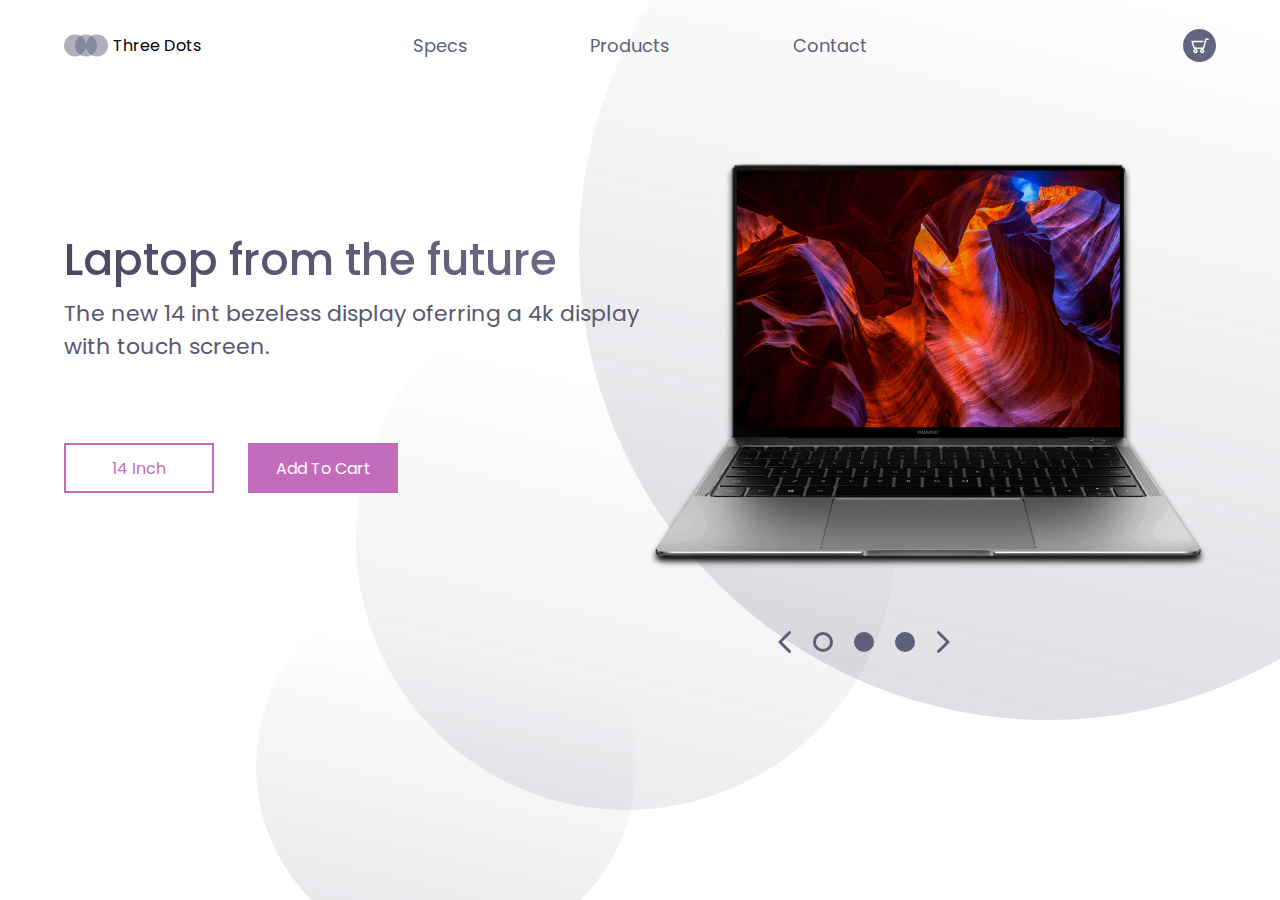
<file: index.html>
<!DOCTYPE html>
<html lang="en">
	<head>
	<meta charset="UTF-8">
	<meta name="viewport" content="width=, initial-scale=1.0">
		<link rel="preconnect" href="https://fonts.gstatic.com">
		<link href="https://fonts.googleapis.com/css2?family=Poppins:wght@400;500&display=swap" rel="stylesheet">	
		<link rel="stylesheet" href="./style.css">
		<title>Three Dot Laptop</title>
	</head>
		<body>
			<header>
					<div class="logo-container">
						<img src="./img/logo.svg" alt="logo ">
						<h4 class="logo">Three Dots</h4>
					</div>
					<nav>
						<ul class="nav-links">
							<li	><a class="nav-link" href="#">Specs</a></li>
							<li ><a class="nav-link" href="./products.html">Products</a></li>
							<li ><a class="nav-link" href="#">Contact</a></li>
						</ul>
					</nav>
					<div class="cart">
						<img src="./img/cart.svg" alt="cart">
					</div>
			</header>
			<main>
				<section class="presentation">
					<div class="introduction">
						<div class="intro-text">
							<h1>Laptop from the future</h1>
							<p>
								The new 14 int bezeless display oferring a 4k
								display with touch screen.
							</p>
						</div>
						<div class="cta">
							<button class="cta-select">14 Inch</button>
							<button class="cta-add">Add To Cart</button>
						</div>
					</div>
					<div class="cover">
						<img src="./img/matebook.png" alt="matebook">
					</div>
				</section>
				<div class="laptop-select">
					<img src="./img/arrow-left.svg" alt="">
					<img src="./img/dot.svg" alt="">
					<img src="./img/dot-full.svg" alt="">
					<img src="./img/dot-full.svg" alt="">
					<img src="./img/arrow-right.svg" alt="">
				</div>
				<img class="big-circle" src="./img/big-eclipse.svg" alt="">
				<img class="mid-circle" src="./img/mid-eclipse.svg" alt="">
				<img class="small-circle" src="./img/small-eclipse.svg" alt="">
			</main>
		</body>
</html>
</file>
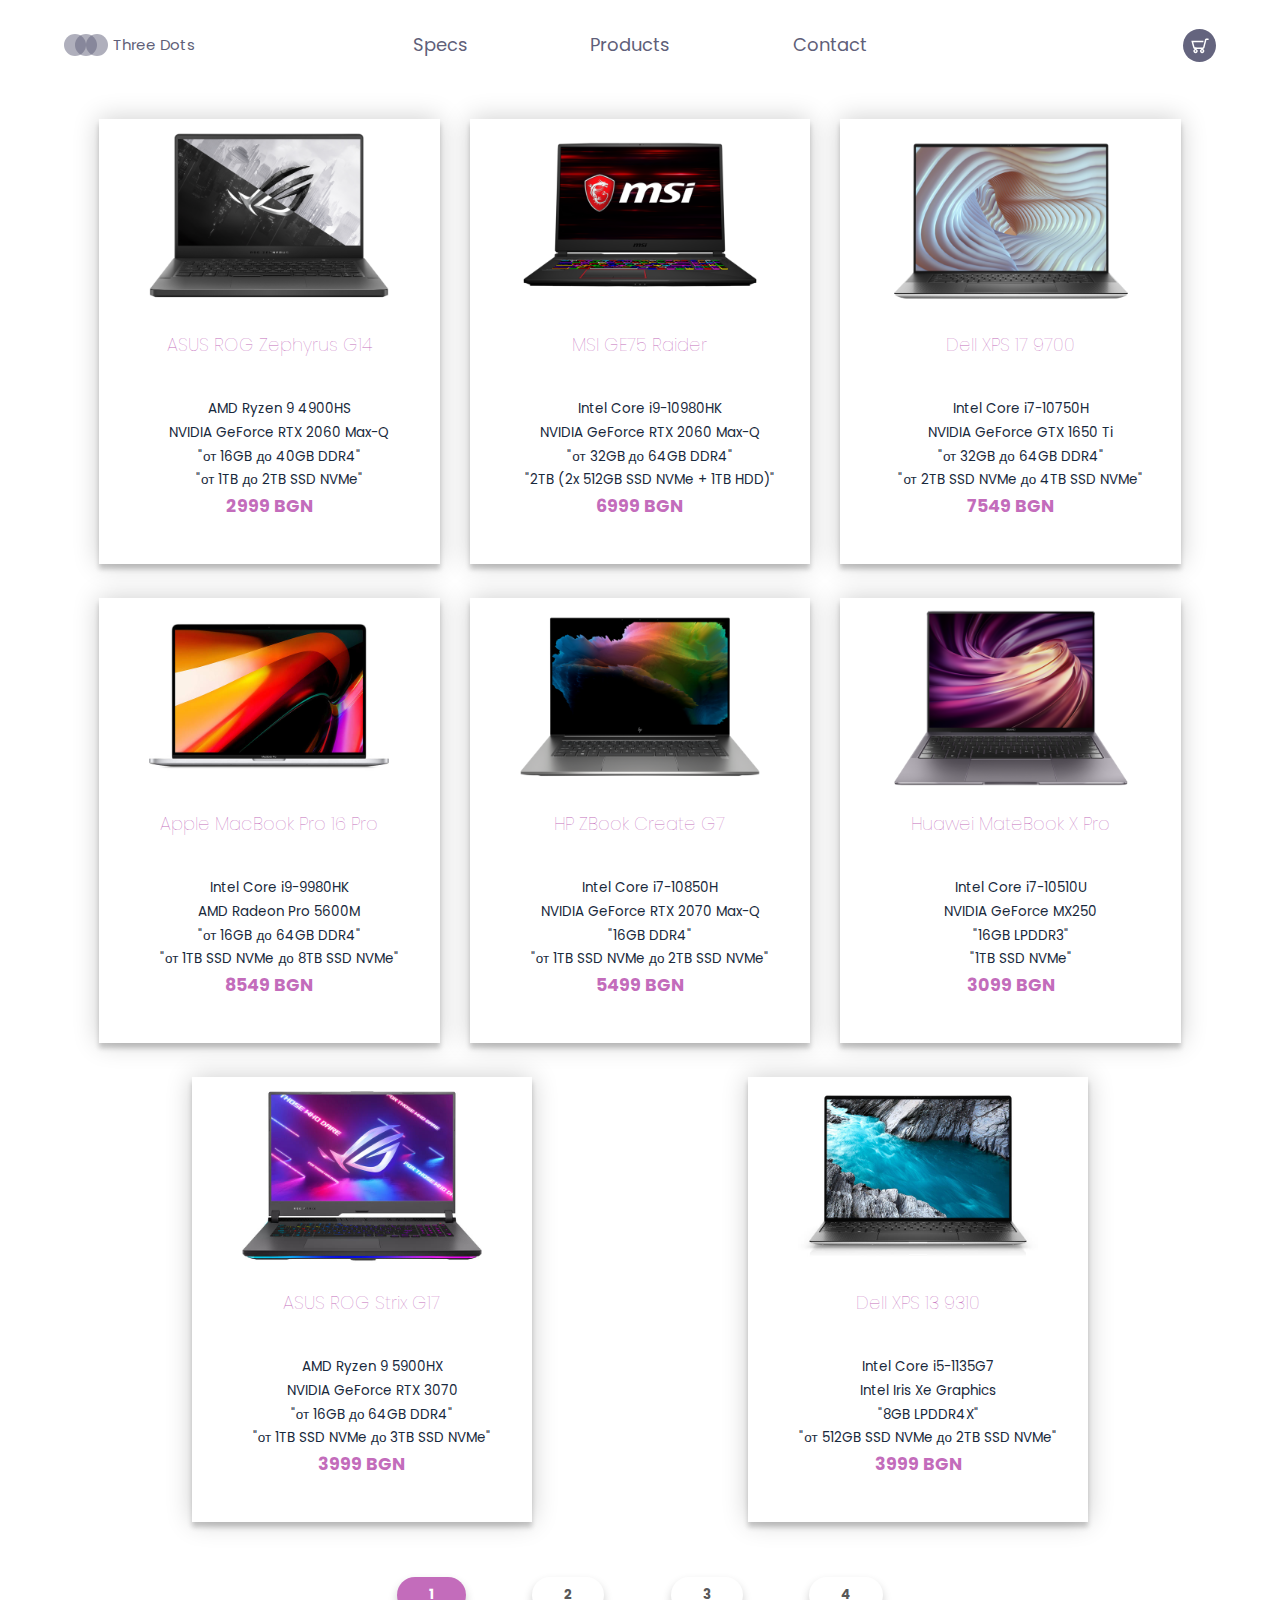
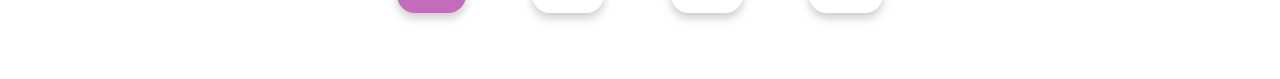
<file: products.html>
<!DOCTYPE html>
<html lang="en">
<head>
    <meta charset="UTF-8">
    <meta name="viewport" content="width=device-width, initial-scale=1.0">
        <link rel="preconnect" href="https://fonts.gstatic.com">
	    <link href="https://fonts.googleapis.com/css2?family=Poppins:wght@400;500&display=swap" rel="stylesheet">	
	    <link rel="stylesheet" href="./productsStyle.css">
	    <title>Three Dot Laptop</title>
</head>
<body>
    <header>
        <div class="logo-container">
            <img src="./img/logo.svg" alt="logo ">
            <a href="./index.html" class="logo">Three Dots</a>
        </div>
        <nav>
            <ul class="nav-links">
                <li	><a class="nav-link" href="#">Specs</a></li>
                <li ><a class="nav-link" href="./products.html">Products</a></li>
                <li ><a class="nav-link" href="#">Contact</a></li>
            </ul>
        </nav>
        <div class="cart">
            <img src="./img/cart.svg" alt="cart">
        </div>
    </header>
    <main>
        <div class="presentation">
            <ul class="item-list">
                <li class id="prod_1">
                    <article>
                        <a href="#" title="ASUS ROG Zephyrus G14">
                            <img src="./imgLaptops/ASUS ROG Zephyrus G14.png" alt="">
                            <h2>ASUS ROG Zephyrus G14</h2>
                            <ul>
                                <li>
                                    AMD Ryzen 9 4900HS
                                </li>
                                <li>
                                    NVIDIA GeForce RTX 2060 Max-Q
                                </li>
                                <li>
                                    "от 16GB до 40GB DDR4"
                                </li>
                                <li>
                                    "от 1TB до 2TB SSD NVMe"
                                </li>
                            </ul>
                            <h3 class="price">2999 BGN</h3>
                        </a>
                    </article>
                </li>
                <li class id="prod_2">
                    <article>
                        <a href="#" title="MSI GE75 Raider">
                            <img src="./imgLaptops/MSI GE75 Raider.png" alt="">
                            <h2>MSI GE75 Raider</h2>
                            <ul>
                                <li>
                                    Intel Core i9-10980HK
                                </li>
                                <li>
                                    NVIDIA GeForce RTX 2060 Max-Q
                                </li>
                                <li>
                                    "от 32GB до 64GB DDR4"
                                </li>
                                <li>
                                    "2TB (2x 512GB SSD NVMe + 1TB HDD)"
                                </li>
                            </ul>
                            <h3 class="price">6999 BGN</h3>
                        </a>
                    </article>
                </li>
                <li class id="prod_3">
                    <article>
                        <a href="#" title="Dell XPS 17 9700">
                            <img src="./imgLaptops/Dell XPS 17 9700.png" alt="">
                            <h2>Dell XPS 17 9700</h2>
                            <ul>
                                <li>
                                    Intel Core i7-10750H
                                </li>
                                <li>
                                    NVIDIA GeForce GTX 1650 Ti
                                </li>
                                <li>
                                    "от 32GB до 64GB DDR4"
                                </li>
                                <li>
                                    "от 2TB SSD NVMe до 4TB SSD NVMe"
                                </li>
                            </ul>
                            <h3 class="price">7549 BGN</h3>
                        </a>
                    </article>
                </li>
                <li class id="prod_4">
                    <article>
                        <a href="#" title="Apple MacBook Pro 16 Touch Bar Silver">
                            <img src="./imgLaptops/Apple MacBook Pro 16 Touch Bar Silver.jpg" alt="">
                            <h2>Apple MacBook Pro 16 Pro</h2>
                            <ul>
                                <li>
                                    Intel Core i9-9980HK
                                </li>
                                <li>
                                    AMD Radeon Pro 5600M
                                </li>
                                <li>
                                    "от 16GB до 64GB DDR4"
                                </li>
                                <li>
                                    "от 1TB SSD NVMe до 8TB SSD NVMe"
                                </li>
                            </ul>
                            <h3 class="price">8549 BGN</h3>
                        </a>
                    </article>
                </li>
                <li class id="prod_5">
                    <article>
                        <a href="#" title="HP ZBook Create G7.png">
                            <img src="./imgLaptops/HP ZBook Create G7.png" alt="">
                            <h2>HP ZBook Create G7</h2>
                            <ul>
                                <li>
                                    Intel Core i7-10850H
                                </li>
                                <li>
                                    NVIDIA GeForce RTX 2070 Max-Q
                                </li>
                                <li>
                                    "16GB DDR4"
                                </li>
                                <li>
                                    "от 1TB SSD NVMe до 2TB SSD NVMe"
                                </li>
                            </ul>
                            <h3 class="price">5499 BGN</h3>
                        </a>
                    </article>
                </li>
                <li class id="prod_6">
                    <article>
                        <a href="#" title="Huawei MateBook X Pro">
                            <img src="./imgLaptops/Huawei MateBook X Pro.png" alt="">
                            <h2>Huawei MateBook X Pro</h2>
                            <ul>
                                <li>
                                    Intel Core i7-10510U
                                </li>
                                <li>
                                    NVIDIA GeForce MX250
                                </li>
                                <li>
                                    "16GB LPDDR3"
                                </li>
                                <li>
                                    "1TB SSD NVMe"
                                </li>
                            </ul>
                            <h3 class="price">3099 BGN</h3>
                        </a>
                    </article>
                </li>
                <li class id="prod_7">
                    <article>
                        <a href="#" title="ASUS ROG Strix G17">
                            <img src="./imgLaptops/ASUS ROG Strix G17 G713QR-HG022.jpg" alt="">
                            <h2>ASUS ROG Strix G17</h2>
                            <ul>
                                <li>
                                    AMD Ryzen 9 5900HX
                                </li>
                                <li>
                                    NVIDIA GeForce RTX 3070
                                </li>
                                <li>
                                    "от 16GB до 64GB DDR4"
                                </li>
                                <li>
                                    "от 1TB SSD NVMe до 3TB SSD NVMe"
                                </li>
                            </ul>
                            <h3 class="price">3999 BGN</h3>
                        </a>
                    </article>
                </li>
                <li class id="prod_8">
                    <article>
                        <a href="#" title="Dell XPS 13 9310">
                            <img src="./imgLaptops/Dell XPS 13 9310.jpg" alt="">
                            <h2>Dell XPS 13 9310</h2>
                            <ul>
                                <li>
                                    Intel Core i5-1135G7
                                </li>
                                <li>
                                    Intel Iris Xe Graphics
                                </li>
                                <li>
                                    "8GB LPDDR4X"
                                </li>
                                <li>
                                    "от 512GB SSD NVMe до 2TB SSD NVMe"
                                </li>
                            </ul>
                            <h3 class="price">3999 BGN</h3>
                        </a>
                    </article>
                </li>
            </ul>
        </div>
        <div class="sizes">
            <button class="active">1</button>
            <button>2</button>
            <button>3</button>
            <button>4</button>
        </div>
    </main>
</body>
</html>
</file>
<file: style.css>
* {
	margin: 0px;
	padding: 0px;
	box-sizing: border-box;
}
body{
	font-family: 'Poppins', sans-serif;
}
button{
	font-family: 'Poppins', sans-serif;
}
header{
	display: flex;
	width: 90%;
	margin: auto;
	height: 10vh;
	align-items: center;
}
.logo-container,
.nav-links,
.cart{
display: flex;
}

.logo-container{
	flex: 1;
}
.logo{
	font-weight: 400;
	margin: 5px;
}

nav{
	flex: 2;
}
.nav-links{
	justify-content: space-around;
	list-style: none;
}
.nav-link{
	color: #5f5f79;
	font-size: 18px;
	text-decoration: none;
}

.cart {
	flex: 1;
	justify-content: flex-end;
}
.presentation{
	display: flex;
	width: 90%;
	margin: auto;
	height: 60vh;
	align-items: center;
}
.introduction{
	flex:1;
}
.intro-text h1{
	font-size: 44px;
	font-weight: 500;
	background: linear-gradient(to right, #494964, #6f6f89);
	-webkit-background-clip: text;
	-webkit-text-fill-color: transparent;
}
.intro-text p{
	margin-top: 5px;
	font-size: 22px;
	color: #585772;

}
.cta{
	padding: 50px 0px 0px 0px;
}
.cta-select{
	border: 2px solid #c36cbb;
	background: transparent;
	color: #c36cbb;
	width: 150px;
	height: 50px;
	cursor: pointer;
	font-size: 16px;
}
.cta-add{
	background: #c36cbb;
	width: 150px;
	height: 50px;
	cursor: pointer;
	font-size: 16px;
	border: none;
	color:white;
	margin: 30px 0px 0px 30px;
}

.cover{
	flex: 1;
	display: flex;
	justify-content: center;
	height: 60vh;
}
.cover img{
	height: 100%;
	filter: drop-shadow(0px 5px 3px black);
	animation: drop 1.5s ease;
}
.big-circle {
	position: absolute;
	top: 0px;
	right: 0px;
	z-index: -1;
	opacity: 0.4;
	height: 80%;
}
.mid-circle{
	position: absolute;
	top: 30%;
	right: 30%;
	z-index: -1;
	height: 60%;
	opacity: 0.4;
}
.small-circle{
	position: absolute;
	bottom: 0%;
	left: 20%;
	z-index: -1;
}
.laptop-select{
	width: 15%;
	display: flex;
	justify-content: space-around;
	position: absolute;
	right: 25%;
}
@keyframes drop{
	0%{
		opacity: 0;
		transform: translateY(-80px);
	}
	100%{
		opacity: 1;
		transform: translateY(0px);
	}
}
@media screen and (max-width: 1024px){
	.presentation{
		flex-direction: column;
	}
	.introduction{
		margin: 5vh;
		text-align: center;
	}
	.intro-text h1{
		font-size: 30px;
	}
	.intro-text p{
		font-size: 18px;
	}
	.cta{
		padding: 10px 0px 0px 0px;
	}
	.laptop-select{
		bottom: 5%;
		right: 50%;
		width: 50%;
		transform: translate(50%, 5%);
	}
	.cover img{
		height: 80%;
	}
	.small-circle, .mid-circle, .big-circle{
		opacity: 0.3;
	}
	

}
</file>
<file: productsStyle.css>
* {
	margin: 0px;
	padding: 0px;
	box-sizing: border-box;
}
h2, ul{
    font-family: 'Poppins', sans-serif;
}
body{
    font-family: 'Poppins', sans-serif;
    font-size: 0.9375em;
    line-height: 1.3333;
    min-width: 30em;
}
button{
	font-family: 'Poppins', sans-serif;
}
header{
	display: flex;
	width: 90%;
	margin: auto;
	height: 10vh;
    align-items: center;

}
.logo-container,
.nav-links,
.cart{
display: flex;
}

.logo-container{
	flex: 1;
}
.logo{
	font-weight: 400;
    margin: 5px;
    text-decoration: none;
    color: #5f5f79;
}

nav{
    flex: 2;
}
.nav-links{
	justify-content: space-around;
    list-style: none;
    
}
.nav-link{
	color: #5f5f79;
	font-size: 18px;
	text-decoration: none;
}

.cart {
	flex: 1;
	justify-content: flex-end;
}
main{
    margin: auto;
}

.presentation{ 
    position: relative;
    width: 90%;
    margin: auto;
    padding-left: 1.3333em;
    padding-right: 1.3333em;
}
.item-list{
    display: flex;
    list-style-type: none;
    text-align: center;
    flex-flow: row wrap;
    padding: 0;
    flex-direction: row;
    justify-content: space-around;
    margin-top: 1.9em;


    
}
.item-list li{
    background-color: #fff;
    border: none;
    border-radius: .6667em;
    color: #c36cbb;
    box-shadow: none;  
    margin-bottom: 1.9em;  



}
article{    
    position: relative;
    vertical-align: top;
    box-sizing: border-box;
    flex-direction: row;
}
.item-list a{
    text-decoration: none;
    color:#c36cbb;
}
.item-list article a{
    position: relative;
    display: block;
    flex: 1;
    margin-bottom: 2em;
    margin: auto;
    margin-bottom: 5px;
    padding: 5px 5px 5px;
    width: 22.7em;
    height: 29.7em;
    transition: transform .2s;
    box-shadow: 0 5px 5px rgba(0, 0, 0, 0.2), 0px 0px 25px rgba(0, 0, 0, 0.2);
    animation: drop 0.9s ease;

}
.item-list a img{
    width: 16em;
    height: 12.5em;
    margin: 0 0 0 -6.66667em;
    border-radius: 0.2em;
    margin: auto; 

}
.item-list h2{
    min-height: 3em;
    max-height: none;
    margin: -0.16667em 1.11111em 0 0;
    color: inherit;
    font-size: 1.2em;
    line-height: 1.5;
    overflow: hidden;
    font-weight: normal;
    display: block;
    margin-block-start: 0.83em;
    margin-block-end: 0.83em;
    margin-inline-start: 0px;
    margin-inline-end: 0px;
    font-weight: lighter;

}
.item-list article ul{
    font-size: 0.96333em;
    list-style-type: none;
    line-height: 1.3846;
    columns: 1 0;
}
.item-list article ul li{
    white-space: normal;
    max-height: 2.7692em;
    color: #18293c;
    overflow: hidden;
    text-overflow: ellipsis;
    padding-left: 1.5em;
    margin-left: 0;
    margin-bottom: 0.38462em;
    display: list-item;
    text-align: -webkit-match-parent;
    font-size: 0.93333em;
}


.item-list article a:hover{
    transform: scale(1.1);
    color: #b845ac;
}

.sizes {
    display: flex;
    justify-content: center;
    margin-top: 1.4em;
    margin-left: 2.5em;
    margin-right: 2.5em;
  }
  .sizes button {
    padding: 0.5rem 2rem;
    background: none;
    border: none;
    box-shadow: 0px 5px 10px rgba(0, 0, 0, 0.2);
    border-radius: 50px;
    cursor: pointer;
    font-weight: bold;
    color: #585858;
    margin-bottom: 5em;
    margin-left: 2.5em;
    margin-right: 2.5em;
    transition: transform .2s;
  }
  button.active {
    background: #c36cbb;
    color: white;
  }
  .sizes button:hover{
    transform: scale(1.1);
  }
  .price{
    transition: transform .2s;
  }
  .price:hover{
    transform: scale(1.2);
    color: #b845ac;;

  }
  @keyframes drop{
	0%{
		opacity: 0;
		transform: translateY(-30px);
	}
	100%{
		opacity: 1;
		transform: translateY(0px);
	}
}
</file>
